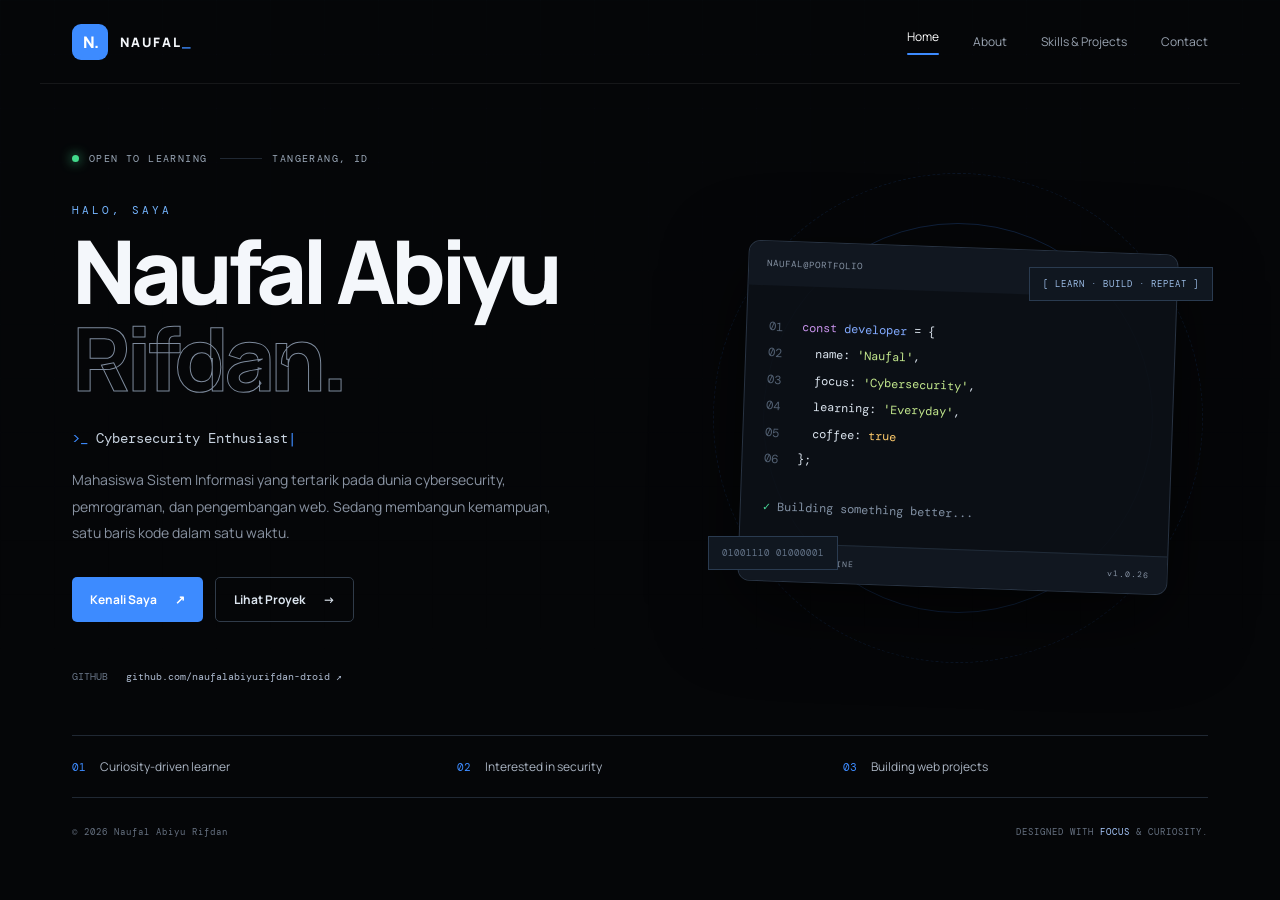
<file: index.html>
<!DOCTYPE html>
<html lang="id">
<head>
  <meta charset="UTF-8">
  <meta name="viewport" content="width=device-width, initial-scale=1.0">
  <meta name="description" content="Portofolio Naufal Abiyu Rifdan - mahasiswa Sistem Informasi dan cybersecurity enthusiast.">
  <title>Home | Naufal Abiyu Rifdan</title>
  <link rel="preconnect" href="https://fonts.googleapis.com">
  <link rel="preconnect" href="https://fonts.gstatic.com" crossorigin>
  <link href="https://fonts.googleapis.com/css2?family=DM+Mono:wght@400;500&family=Manrope:wght@400;500;600;700;800&display=swap" rel="stylesheet">
  <link rel="stylesheet" href="css/style.css">
</head>
<body>
  <div class="background-grid"></div>
  <header class="site-header">
    <a class="brand" href="index.html"><span class="brand-mark">N.</span><span>NAUFAL<span class="brand-dot">_</span></span></a>
    <button class="menu-toggle" aria-label="Buka navigasi" aria-expanded="false"><span></span><span></span></button>
    <nav class="nav">
      <a class="active" href="index.html">Home</a>
      <a href="about.html">About</a>
      <a href="skills-projects.html">Skills & Projects</a>
      <a href="contact.html">Contact</a>
    </nav>
  </header>

  <main class="page-shell">
    <section class="hero">
      <div class="hero-copy reveal">
        <div class="eyebrow"><span class="status-dot"></span> OPEN TO LEARNING <span class="eyebrow-line"></span> TANGERANG, ID</div>
        <p class="hello">HALO, SAYA</p>
        <h1>Naufal Abiyu<br><span class="outline-text">Rifdan.</span></h1>
        <div class="role-line"><span class="prompt-symbol">&gt;_</span> <span id="typing-text">Cybersecurity Enthusiast</span><span class="cursor">|</span></div>
        <p class="hero-description">Mahasiswa Sistem Informasi yang tertarik pada dunia cybersecurity, pemrograman, dan pengembangan web. Sedang membangun kemampuan, satu baris kode dalam satu waktu.</p>
        <div class="hero-actions">
          <a class="button button-primary" href="about.html">Kenali Saya <span>↗</span></a>
          <a class="button button-ghost" href="skills-projects.html">Lihat Proyek <span>→</span></a>
        </div>
        <div class="social-line"><span>GITHUB</span><a href="https://github.com/naufalabiyurifdan-droid/" target="_blank" rel="noopener">github.com/naufalabiyurifdan-droid ↗</a></div>
      </div>

      <div class="hero-visual reveal">
        <div class="orbit orbit-one"></div><div class="orbit orbit-two"></div>
        <div class="visual-card">
          <div class="card-top"><span>NAUFAL@PORTFOLIO</span><span class="window-dots">● ● ●</span></div>
          <div class="code-lines">
            <p><span class="code-muted">01</span> <span class="code-purple">const</span> <span class="code-blue">developer</span> = {</p>
            <p><span class="code-muted">02</span> &nbsp; name: <span class="code-green">'Naufal'</span>,</p>
            <p><span class="code-muted">03</span> &nbsp; focus: <span class="code-green">'Cybersecurity'</span>,</p>
            <p><span class="code-muted">04</span> &nbsp; learning: <span class="code-green">'Everyday'</span>,</p>
            <p><span class="code-muted">05</span> &nbsp; coffee: <span class="code-orange">true</span></p>
            <p><span class="code-muted">06</span> };</p>
            <p class="code-output"><span>✓</span> Building something better...</p>
          </div>
          <div class="card-bottom"><span><i></i> SYSTEM ONLINE</span><span>v1.0.26</span></div>
        </div>
        <div class="floating-tag tag-top">[ LEARN · BUILD · REPEAT ]</div>
        <div class="floating-tag tag-bottom">01001110 01000001</div>
      </div>
    </section>

    <section class="home-strip reveal">
      <div><span class="strip-number">01</span><span>Curiosity-driven learner</span></div>
      <div><span class="strip-number">02</span><span>Interested in security</span></div>
      <div><span class="strip-number">03</span><span>Building web projects</span></div>
    </section>
    <footer class="site-footer"><span>© 2026 Naufal Abiyu Rifdan</span><span>DESIGNED WITH <b>FOCUS</b> & CURIOSITY.</span></footer>
  </main>
</body>
</html>
</file>
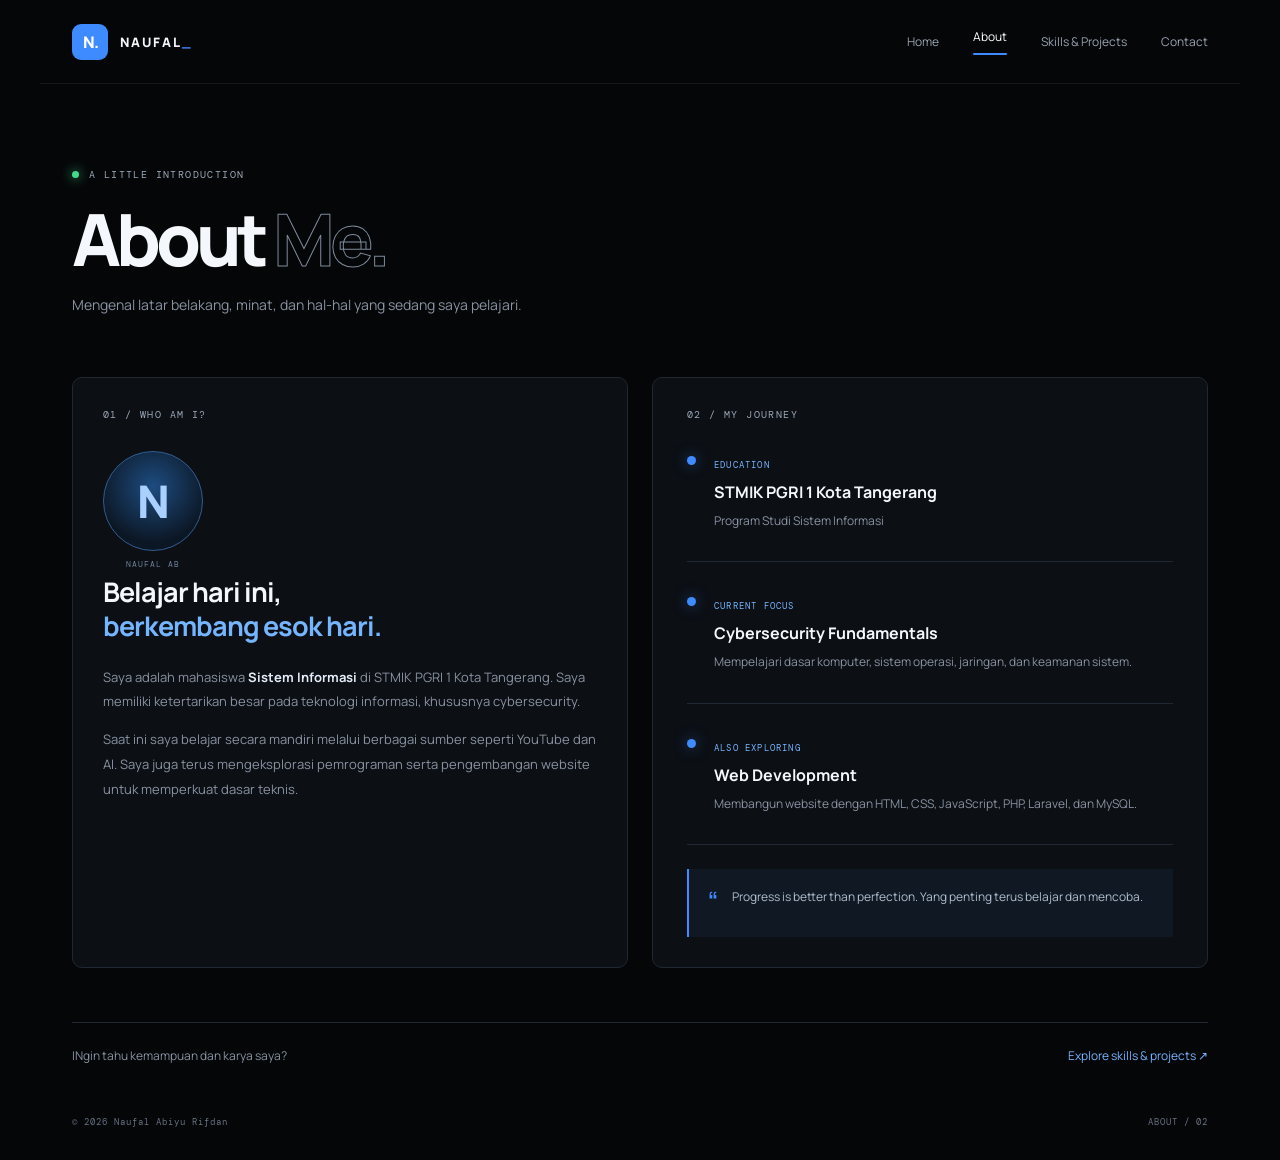
<file: about.html>
<!DOCTYPE html>
<html lang="id">
<head>
  <meta charset="UTF-8"><meta name="viewport" content="width=device-width, initial-scale=1.0">
  <meta name="description" content="Tentang Naufal Abiyu Rifdan.">
  <title>About | Naufal Abiyu Rifdan</title>
  <link rel="preconnect" href="https://fonts.googleapis.com"><link rel="preconnect" href="https://fonts.gstatic.com" crossorigin>
  <link href="https://fonts.googleapis.com/css2?family=DM+Mono:wght@400;500&family=Manrope:wght@400;500;600;700;800&display=swap" rel="stylesheet">
  <link rel="stylesheet" href="css/style.css">
</head>
<body>
  <div class="background-grid"></div>
  <header class="site-header">
    <a class="brand" href="index.html"><span class="brand-mark">N.</span><span>NAUFAL<span class="brand-dot">_</span></span></a>
    <button class="menu-toggle" aria-label="Buka navigasi" aria-expanded="false"><span></span><span></span></button>
    <nav class="nav"><a href="index.html">Home</a><a class="active" href="about.html">About</a><a href="skills-projects.html">Skills & Projects</a><a href="contact.html">Contact</a></nav>
  </header>
  <main class="page-shell inner-page">
    <section class="page-heading reveal"><p class="eyebrow"><span class="status-dot"></span> A LITTLE INTRODUCTION</p><h1>About <span class="outline-text">Me.</span></h1><p class="section-lead">Mengenal latar belakang, minat, dan hal-hal yang sedang saya pelajari.</p></section>
    <section class="about-layout">
      <div class="about-panel reveal">
        <div class="panel-label">01 / WHO AM I?</div>
        <div class="avatar-placeholder"><span>N</span><small>NAUFAL AB</small></div>
        <h2>Belajar hari ini,<br><span class="blue-text">berkembang esok hari.</span></h2>
        <p>Saya adalah mahasiswa <strong>Sistem Informasi</strong> di STMIK PGRI 1 Kota Tangerang. Saya memiliki ketertarikan besar pada teknologi informasi, khususnya cybersecurity.</p>
        <p>Saat ini saya belajar secara mandiri melalui berbagai sumber seperti YouTube dan AI. Saya juga terus mengeksplorasi pemrograman serta pengembangan website untuk memperkuat dasar teknis.</p>
      </div>
      <div class="timeline-panel reveal">
        <div class="panel-label">02 / MY JOURNEY</div>
        <div class="timeline-item"><span class="timeline-point"></span><div><small>EDUCATION</small><h3>STMIK PGRI 1 Kota Tangerang</h3><p>Program Studi Sistem Informasi</p></div></div>
        <div class="timeline-item"><span class="timeline-point"></span><div><small>CURRENT FOCUS</small><h3>Cybersecurity Fundamentals</h3><p>Mempelajari dasar komputer, sistem operasi, jaringan, dan keamanan sistem.</p></div></div>
        <div class="timeline-item"><span class="timeline-point"></span><div><small>ALSO EXPLORING</small><h3>Web Development</h3><p>Membangun website dengan HTML, CSS, JavaScript, PHP, Laravel, dan MySQL.</p></div></div>
        <div class="quote-card"><span>“</span><p>Progress is better than perfection. Yang penting terus belajar dan mencoba.</p></div>
      </div>
    </section>
    <div class="page-bottom-link"><span>INgin tahu kemampuan dan karya saya?</span><a href="skills-projects.html">Explore skills & projects ↗</a></div>
    <footer class="site-footer"><span>© 2026 Naufal Abiyu Rifdan</span><span>ABOUT / 02</span></footer>
  </main>
</body>
</html>
</file>
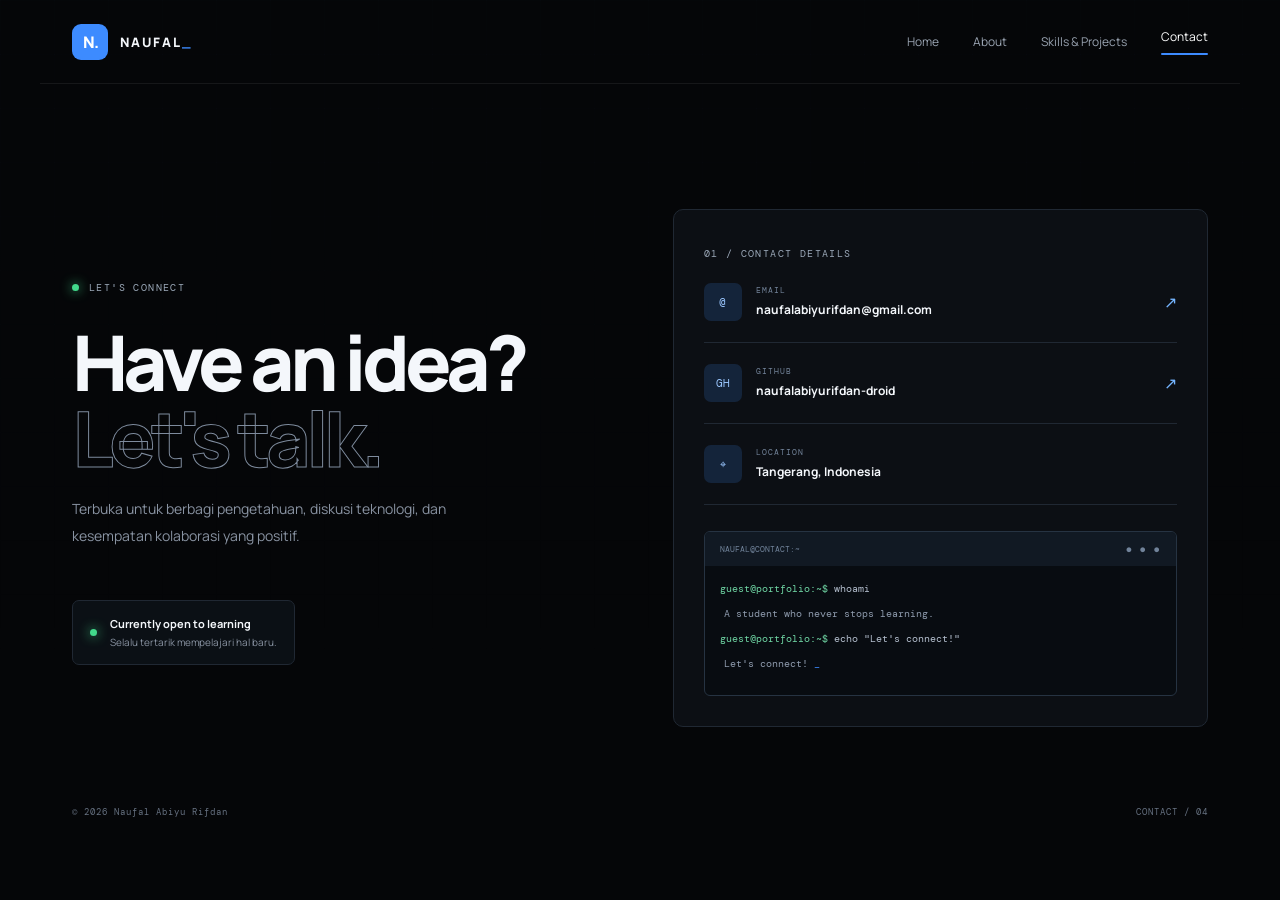
<file: contact.html>
<!DOCTYPE html>
<html lang="id">
<head>
  <meta charset="UTF-8"><meta name="viewport" content="width=device-width, initial-scale=1.0">
  <meta name="description" content="Hubungi Naufal Abiyu Rifdan.">
  <title>Contact | Naufal Abiyu Rifdan</title>
  <link rel="preconnect" href="https://fonts.googleapis.com"><link rel="preconnect" href="https://fonts.gstatic.com" crossorigin>
  <link href="https://fonts.googleapis.com/css2?family=DM+Mono:wght@400;500&family=Manrope:wght@400;500;600;700;800&display=swap" rel="stylesheet">
  <link rel="stylesheet" href="css/style.css">
</head>
<body>
  <div class="background-grid"></div>
  <header class="site-header">
    <a class="brand" href="index.html"><span class="brand-mark">N.</span><span>NAUFAL<span class="brand-dot">_</span></span></a>
    <button class="menu-toggle" aria-label="Buka navigasi" aria-expanded="false"><span></span><span></span></button>
    <nav class="nav"><a href="index.html">Home</a><a href="about.html">About</a><a href="skills-projects.html">Skills & Projects</a><a class="active" href="contact.html">Contact</a></nav>
  </header>
  <main class="page-shell inner-page">
    <section class="contact-layout">
      <div class="contact-copy reveal"><p class="eyebrow"><span class="status-dot"></span> LET'S CONNECT</p><h1>Have an idea?<br><span class="outline-text">Let's talk.</span></h1><p class="section-lead">Terbuka untuk berbagi pengetahuan, diskusi teknologi, dan kesempatan kolaborasi yang positif.</p>
        <div class="contact-status"><span class="status-dot"></span><div><strong>Currently open to learning</strong><small>Selalu tertarik mempelajari hal baru.</small></div></div>
      </div>
      <div class="contact-panel reveal">
        <span class="panel-label">01 / CONTACT DETAILS</span>
        <a class="contact-method" href="mailto:naufalabiyurifdan@gmail.com"><span class="contact-icon">@</span><span><small>EMAIL</small><strong>naufalabiyurifdan@gmail.com</strong></span><b>↗</b></a>
        <a class="contact-method" href="https://github.com/naufalabiyurifdan-droid/" target="_blank" rel="noopener"><span class="contact-icon">GH</span><span><small>GITHUB</small><strong>naufalabiyurifdan-droid</strong></span><b>↗</b></a>
        <div class="contact-method static-method"><span class="contact-icon">⌖</span><span><small>LOCATION</small><strong>Tangerang, Indonesia</strong></span></div>
        <div class="terminal-box">
          <div class="terminal-head"><span>NAUFAL@CONTACT:~</span><span>● ● ●</span></div>
          <p><span class="terminal-green">guest@portfolio:~$</span> whoami</p><p class="terminal-output">A student who never stops learning.</p>
          <p><span class="terminal-green">guest@portfolio:~$</span> echo "Let's connect!"</p><p class="terminal-output">Let's connect! <span class="cursor">_</span></p>
        </div>
      </div>
    </section>
    <footer class="site-footer"><span>© 2026 Naufal Abiyu Rifdan</span><span>CONTACT / 04</span></footer>
  </main>
</body>
</html>
</file>
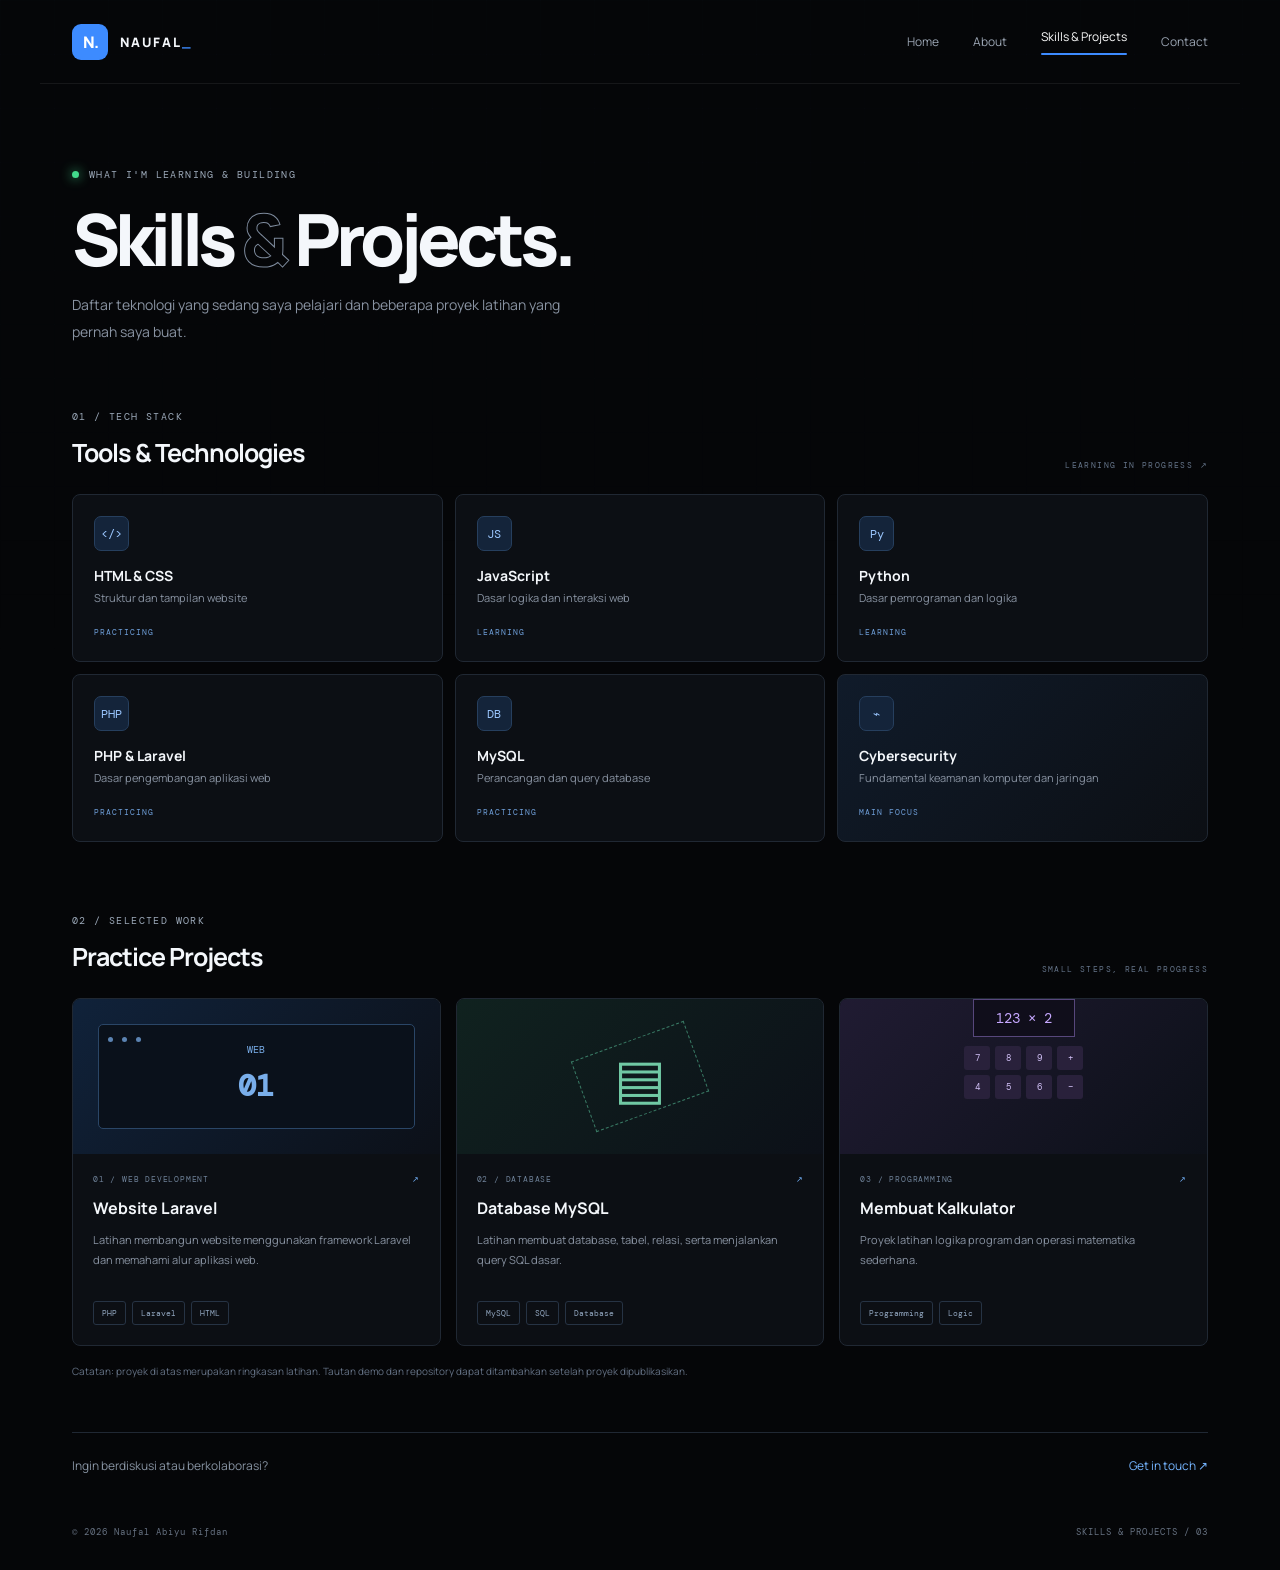
<file: skills-projects.html>
<!DOCTYPE html>
<html lang="id">

<head>
  <meta charset="UTF-8"><meta name="viewport" content="width=device-width, initial-scale=1.0">
  <meta name="description" content="Skills dan proyek Naufal Abiyu Rifdan.">
  <title>Skills & Projects | Naufal Abiyu Rifdan</title>
  <link rel="preconnect" href="https://fonts.googleapis.com"><link rel="preconnect" href="https://fonts.gstatic.com" crossorigin>
  <link href="https://fonts.googleapis.com/css2?family=DM+Mono:wght@400;500&family=Manrope:wght@400;500;600;700;800&display=swap" rel="stylesheet">
  <link rel="stylesheet" href="css/style.css">
</head>
<body>
  <div class="background-grid"></div>
  <header class="site-header">
    <a class="brand" href="index.html"><span class="brand-mark">N.</span><span>NAUFAL<span class="brand-dot">_</span></span></a>
    <button class="menu-toggle" aria-label="Buka navigasi" aria-expanded="false"><span></span><span></span></button>
    <nav class="nav"><a href="index.html">Home</a><a href="about.html">About</a><a class="active" href="skills-projects.html">Skills & Projects</a><a href="contact.html">Contact</a></nav>
  </header>
  <main class="page-shell inner-page">
    <section class="page-heading reveal"><p class="eyebrow"><span class="status-dot"></span> WHAT I'M LEARNING & BUILDING</p><h1>Skills <span class="outline-text">&</span> Projects.</h1><p class="section-lead">Daftar teknologi yang sedang saya pelajari dan beberapa proyek latihan yang pernah saya buat.</p></section>
    <section class="skills-section reveal">
      <div class="section-topline"><div><span class="panel-label">01 / TECH STACK</span><h2>Tools & Technologies</h2></div><span class="small-note">LEARNING IN PROGRESS ↗</span></div>
      <div class="skill-grid">
        <div class="skill-card"><span class="skill-icon">&lt;/&gt;</span><h3>HTML & CSS</h3><p>Struktur dan tampilan website</p><span class="skill-status">PRACTICING</span></div>
        <div class="skill-card"><span class="skill-icon">JS</span><h3>JavaScript</h3><p>Dasar logika dan interaksi web</p><span class="skill-status">LEARNING</span></div>
        <div class="skill-card"><span class="skill-icon">Py</span><h3>Python</h3><p>Dasar pemrograman dan logika</p><span class="skill-status">LEARNING</span></div>
        <div class="skill-card"><span class="skill-icon">PHP</span><h3>PHP & Laravel</h3><p>Dasar pengembangan aplikasi web</p><span class="skill-status">PRACTICING</span></div>
        <div class="skill-card"><span class="skill-icon">DB</span><h3>MySQL</h3><p>Perancangan dan query database</p><span class="skill-status">PRACTICING</span></div>
        <div class="skill-card focus-card"><span class="skill-icon">⌁</span><h3>Cybersecurity</h3><p>Fundamental keamanan komputer dan jaringan</p><span class="skill-status">MAIN FOCUS</span></div>
      </div>
    </section>
    <section class="projects-section reveal">
      <div class="section-topline"><div><span class="panel-label">02 / SELECTED WORK</span><h2>Practice Projects</h2></div><span class="small-note">SMALL STEPS, REAL PROGRESS</span></div>
      <div class="project-grid">
        <article class="project-card"><div class="project-visual visual-web"><span class="mock-browser"><i></i><i></i><i></i></span><span class="mock-window">WEB<br><b>01</b></span></div><div class="project-info"><div class="project-meta"><span>01 / WEB DEVELOPMENT</span><span>↗</span></div><h3>Website Laravel</h3><p>Latihan membangun website menggunakan framework Laravel dan memahami alur aplikasi web.</p><div class="tag-list"><span>PHP</span><span>Laravel</span><span>HTML</span></div></div></article>
        <article class="project-card"><div class="project-visual visual-db"><span class="database-shape">▤</span><span class="db-lines"></span></div><div class="project-info"><div class="project-meta"><span>02 / DATABASE</span><span>↗</span></div><h3>Database MySQL</h3><p>Latihan membuat database, tabel, relasi, serta menjalankan query SQL dasar.</p><div class="tag-list"><span>MySQL</span><span>SQL</span><span>Database</span></div></div></article>
        <article class="project-card"><div class="project-visual visual-calc"><div class="calc-screen">123 × 2</div><div class="calc-keys"><i>7</i><i>8</i><i>9</i><i>+</i><i>4</i><i>5</i><i>6</i><i>−</i></div></div><div class="project-info"><div class="project-meta"><span>03 / PROGRAMMING</span><span>↗</span></div><h3>Membuat Kalkulator</h3><p>Proyek latihan logika program dan operasi matematika sederhana.</p><div class="tag-list"><span>Programming</span><span>Logic</span></div></div></article>
      </div>
      <p class="project-disclaimer">Catatan: proyek di atas merupakan ringkasan latihan. Tautan demo dan repository dapat ditambahkan setelah proyek dipublikasikan.</p>
    </section>
    <div class="page-bottom-link"><span>Ingin berdiskusi atau berkolaborasi?</span><a href="contact.html">Get in touch ↗</a></div>
    <footer class="site-footer"><span>© 2026 Naufal Abiyu Rifdan</span><span>SKILLS & PROJECTS / 03</span></footer>
  </main>
</body>
</html>
</file>
<file: css/style.css>
:root{--bg:#050608;--panel:#0c0f14;--panel2:#10151d;--text:#f4f7fb;--muted:#8993a2;--blue:#3d8bff;--blue2:#75b5ff;--line:#202833;--mono:"DM Mono",monospace;--sans:"Manrope",sans-serif}
*{box-sizing:border-box}html{scroll-behavior:smooth}body{margin:0;background:var(--bg);color:var(--text);font-family:var(--sans);min-height:100vh;overflow-x:hidden}a{color:inherit;text-decoration:none}.background-grid{position:fixed;inset:0;pointer-events:none;opacity:.17;background-image:linear-gradient(rgba(70,100,140,.12) 1px,transparent 1px),linear-gradient(90deg,rgba(70,100,140,.12) 1px,transparent 1px);background-size:54px 54px;mask-image:linear-gradient(to bottom,black,transparent 85%);z-index:-1}
.site-header{height:84px;max-width:1200px;margin:auto;padding:0 32px;display:flex;align-items:center;justify-content:space-between;border-bottom:1px solid rgba(255,255,255,.07);position:relative;z-index:10}.brand{display:flex;align-items:center;gap:12px;font-size:13px;font-weight:800;letter-spacing:2px}.brand-mark{width:36px;height:36px;display:grid;place-items:center;background:var(--blue);color:white;border-radius:9px;font-size:16px;letter-spacing:-1px}.brand-dot{color:var(--blue)}.nav{display:flex;gap:34px;align-items:center}.nav a{font-size:12px;color:#9aa4b2;transition:.2s}.nav a:hover,.nav a.active{color:white}.nav a.active:after{content:"";display:block;height:2px;background:var(--blue);margin-top:8px;border-radius:2px}.menu-toggle{display:none;background:none;border:0;padding:8px}.menu-toggle span{display:block;width:23px;height:2px;background:white;margin:5px}
.page-shell{max-width:1200px;margin:auto;padding:0 32px}.hero{min-height:650px;display:grid;grid-template-columns:1.08fr .92fr;align-items:center;gap:50px;padding:68px 0 52px}.eyebrow,.panel-label,.small-note{font:10px var(--mono);letter-spacing:1.4px;color:#9ba8b8}.eyebrow{display:flex;align-items:center;gap:10px}.status-dot{width:7px;height:7px;border-radius:50%;background:#42d98b;display:inline-block;box-shadow:0 0 12px #42d98b}.eyebrow-line{height:1px;width:42px;background:var(--line);margin-left:3px}.hello{font:11px var(--mono);letter-spacing:3px;color:var(--blue2);margin:38px 0 10px}.hero h1,.page-heading h1,.contact-copy h1{font-size:clamp(54px,7vw,88px);line-height:.99;letter-spacing:-5px;margin:0;font-weight:800}.outline-text{-webkit-text-stroke:1px #7e8b9d;color:transparent}.role-line{font:14px var(--mono);color:#c7d2df;margin-top:28px}.prompt-symbol{color:var(--blue)}.cursor{color:var(--blue);animation:blink 1s steps(2,start) infinite}@keyframes blink{to{visibility:hidden}}.hero-description,.section-lead{max-width:510px;color:var(--muted);font-size:14px;line-height:1.9;margin:20px 0 0}.hero-actions{display:flex;gap:12px;margin-top:30px}.button{padding:13px 18px;border-radius:5px;font-size:12px;font-weight:700;display:inline-flex;align-items:center;gap:18px;transition:.2s}.button-primary{background:var(--blue);color:white}.button-primary:hover{background:#2377ed;transform:translateY(-2px)}.button-ghost{border:1px solid #303b49;color:#dce5ef}.button-ghost:hover{border-color:var(--blue);transform:translateY(-2px)}.social-line{display:flex;gap:18px;align-items:center;margin-top:48px;font:10px var(--mono);color:#687486}.social-line a{color:#aebbd0}.social-line a:hover{color:var(--blue2)}
.hero-visual{min-height:410px;position:relative;display:grid;place-items:center}.visual-card{width:min(100%,430px);background:rgba(12,16,23,.94);border:1px solid #283342;border-radius:12px;box-shadow:0 25px 80px #0009;position:relative;z-index:2;overflow:hidden;transform:rotate(2deg)}.card-top,.card-bottom{height:44px;padding:0 18px;display:flex;align-items:center;justify-content:space-between;font:9px var(--mono);letter-spacing:1px;color:#8794a5;background:#111720}.window-dots{color:#607087;letter-spacing:3px}.code-lines{padding:28px 22px 22px;font:12px/2.2 var(--mono);color:#dce5ef}.code-lines p{margin:0;white-space:nowrap}.code-muted{color:#536173;margin-right:12px}.code-purple{color:#c792ea}.code-blue{color:#82aaff}.code-green{color:#c3e88d}.code-orange{color:#ffcb6b}.code-output{margin-top:22px!important;color:#8291a4}.code-output span{color:#48d597}.card-bottom{height:38px;border-top:1px solid #202b38;font-size:8px}.card-bottom i{display:inline-block;width:6px;height:6px;border-radius:50%;background:#42d98b;margin-right:7px}.orbit{position:absolute;border:1px solid rgba(61,139,255,.22);border-radius:50%;width:390px;height:390px}.orbit-two{width:490px;height:490px;border-style:dashed;opacity:.55}.floating-tag{position:absolute;z-index:3;background:#101720;border:1px solid #2a3b50;padding:10px 13px;font:9px var(--mono);color:#9bbce5;letter-spacing:1px}.tag-top{top:54px;right:-5px}.tag-bottom{bottom:53px;left:0;color:#65758a}.home-strip{border-top:1px solid var(--line);border-bottom:1px solid var(--line);display:grid;grid-template-columns:repeat(3,1fr);padding:22px 0;gap:20px}.home-strip div{display:flex;align-items:center;gap:14px;color:#aab4c2;font-size:12px}.strip-number{font:11px var(--mono);color:var(--blue)}
.site-footer{display:flex;justify-content:space-between;padding:28px 0 32px;color:#667181;font:9px var(--mono);letter-spacing:1px}.site-footer b{color:#a9caff;font-weight:400}
.inner-page{padding-top:74px}.page-heading{margin-bottom:58px}.page-heading h1{font-size:clamp(48px,6vw,72px);margin-top:22px}.page-heading .section-lead{margin-top:18px}
.about-layout{display:grid;grid-template-columns:1fr 1fr;gap:24px}.about-panel,.timeline-panel,.contact-panel{background:var(--panel);border:1px solid var(--line);border-radius:10px;padding:30px}.avatar-placeholder{width:100px;height:100px;margin:30px 0 24px;border-radius:50%;border:1px solid #315d91;background:radial-gradient(circle at 50% 35%,#1d4c80,#0c1725 70%);display:grid;place-items:center;position:relative}.avatar-placeholder span{font-size:45px;font-weight:800;color:#a9d0ff}.avatar-placeholder small{position:absolute;bottom:-19px;font:8px var(--mono);letter-spacing:1px;color:#6d819b}.about-panel h2{font-size:27px;line-height:1.25;letter-spacing:-1px}.blue-text{color:var(--blue2)}.about-panel p{color:var(--muted);font-size:13px;line-height:1.9}.about-panel strong{color:#e5edf8}.timeline-panel{padding:30px 34px}.timeline-item{display:flex;gap:18px;padding:30px 0;border-bottom:1px solid var(--line);position:relative}.timeline-point{width:9px;height:9px;border-radius:50%;background:var(--blue);margin-top:5px;box-shadow:0 0 14px #3d8bff80;flex-shrink:0}.timeline-item small{font:9px var(--mono);letter-spacing:1.2px;color:var(--blue2)}.timeline-item h3{font-size:16px;margin:8px 0}.timeline-item p{font-size:12px;line-height:1.7;color:var(--muted);margin:0}.quote-card{margin-top:24px;padding:18px;background:#101923;border-left:2px solid var(--blue);display:flex;gap:13px}.quote-card span{font-size:32px;color:var(--blue);line-height:1}.quote-card p{font-size:12px;color:#aebdce;line-height:1.7;margin:0}.page-bottom-link{border-top:1px solid var(--line);margin-top:54px;padding:24px 0;display:flex;justify-content:space-between;color:#8793a2;font-size:12px}.page-bottom-link a{color:var(--blue2)}
.section-topline{display:flex;justify-content:space-between;align-items:end;margin-bottom:24px}.section-topline h2{font-size:25px;letter-spacing:-1px;margin:10px 0 0}.small-note{font-size:8px;color:#65758a}.skill-grid{display:grid;grid-template-columns:repeat(3,1fr);gap:12px}.skill-card{min-height:160px;padding:21px;background:var(--panel);border:1px solid var(--line);border-radius:8px;transition:.2s}.skill-card:hover,.project-card:hover{border-color:#355c8b;transform:translateY(-3px)}.skill-icon{width:35px;height:35px;display:grid;place-items:center;background:#14243a;border:1px solid #263f5e;border-radius:7px;color:#9bc7ff;font:12px var(--mono)}.skill-card h3{font-size:14px;margin:15px 0 5px}.skill-card p{font-size:11px;color:var(--muted);margin:0 0 13px}.skill-status{font:8px var(--mono);letter-spacing:1px;color:#6e9ed8}.focus-card{background:linear-gradient(135deg,#101b2a,#0c0f14)}.projects-section{margin-top:65px}.project-grid{display:grid;grid-template-columns:repeat(3,1fr);gap:15px}.project-card{border:1px solid var(--line);background:var(--panel);border-radius:8px;overflow:hidden;transition:.2s}.project-visual{height:155px;background:#0d1724;display:grid;place-items:center;position:relative;overflow:hidden}.visual-web{background:linear-gradient(135deg,#10223a,#0c1018)}.mock-browser{position:absolute;top:25px;left:25px;right:25px;height:105px;border:1px solid #2a4667;border-radius:5px;background:#0a111b}.mock-browser i{display:inline-block;width:5px;height:5px;border-radius:50%;background:#5b83b2;margin:9px 0 0 9px}.mock-window{position:relative;color:#79aeea;font:10px var(--mono);text-align:center;line-height:1.8}.mock-window b{font-size:30px}.visual-db{background:linear-gradient(135deg,#10221f,#0c1018)}.database-shape{font-size:55px;color:#70c9a4;z-index:1}.db-lines{position:absolute;width:120px;height:75px;border:1px dashed #397b65;transform:rotate(-20deg)}.visual-calc{background:linear-gradient(135deg,#201b32,#0c1018);display:flex;flex-direction:column;gap:9px}.calc-screen{padding:9px 22px;border:1px solid #57477c;background:#100e1b;color:#c6a8ff;font:14px var(--mono)}.calc-keys{display:grid;grid-template-columns:repeat(4,26px);gap:5px}.calc-keys i{font:9px var(--mono);font-style:normal;text-align:center;padding:6px;background:#29213b;color:#d2c1f7;border-radius:3px}.project-info{padding:20px}.project-meta{display:flex;justify-content:space-between;color:#6f8299;font:8px var(--mono);letter-spacing:.8px}.project-meta span:last-child{color:var(--blue2)}.project-info h3{font-size:16px;margin:13px 0 7px}.project-info p{font-size:11px;line-height:1.8;color:var(--muted);min-height:60px}.tag-list{display:flex;gap:6px;flex-wrap:wrap}.tag-list span{font:8px var(--mono);padding:6px 8px;border:1px solid #263344;border-radius:3px;color:#91a6bf}.project-disclaimer{font-size:10px;color:#647184;margin-top:18px}
.contact-layout{min-height:620px;display:grid;grid-template-columns:1fr 1fr;gap:65px;align-items:center}.contact-copy h1{font-size:clamp(52px,6vw,78px);margin-top:30px}.contact-copy .section-lead{max-width:420px}.contact-status{display:flex;gap:13px;align-items:center;margin-top:50px;padding:15px 17px;border:1px solid var(--line);background:#0b1015;border-radius:7px;width:max-content}.contact-status strong,.contact-status small{display:block}.contact-status strong{font-size:11px}.contact-status small{font-size:10px;color:var(--muted);margin-top:4px}.contact-panel{padding:30px}.contact-method{display:flex;align-items:center;gap:14px;padding:21px 0;border-bottom:1px solid var(--line)}.contact-icon{width:38px;height:38px;border-radius:7px;display:grid;place-items:center;background:#14243a;color:#9bc7ff;font:11px var(--mono);flex-shrink:0}.contact-method span:nth-child(2){flex:1;min-width:0}.contact-method small,.contact-method strong{display:block}.contact-method small{font:8px var(--mono);letter-spacing:1px;color:#73849a;margin-bottom:6px}.contact-method strong{font-size:12px;overflow-wrap:anywhere}.contact-method>b{color:var(--blue2);font-weight:400}.contact-method:hover strong{color:var(--blue2)}.static-method{cursor:default}.terminal-box{margin-top:26px;border:1px solid #263342;background:#080c11;border-radius:6px;overflow:hidden;padding:0 15px 15px;font:10px/1.8 var(--mono);color:#b5c0cf}.terminal-head{margin:0 -15px 14px;padding:10px 15px;background:#111923;display:flex;justify-content:space-between;color:#71839a;font-size:8px}.terminal-head span:last-child{letter-spacing:2px}.terminal-box p{margin:7px 0}.terminal-green{color:#70d7a5}.terminal-output{color:#8f9cae;padding-left:4px}
.reveal{opacity:0;transform:translateY(18px);animation:rise .7s ease forwards}@keyframes rise{to{opacity:1;transform:translateY(0)}}.hero-visual.reveal{animation-delay:.15s}.home-strip.reveal{animation-delay:.2s}
@media(max-width:800px){.site-header{height:72px;padding:0 22px}.menu-toggle{display:block;cursor:pointer}.nav{display:none;position:absolute;top:71px;left:0;right:0;background:#0b0f15;padding:20px 24px 24px;border-bottom:1px solid var(--line);flex-direction:column;align-items:flex-start;gap:20px}.nav.open{display:flex}.nav a.active:after{margin-top:4px}.page-shell{padding:0 22px}.hero{grid-template-columns:1fr;gap:15px;padding-top:65px}.hero-visual{min-height:370px;margin-top:10px}.hero h1{font-size:68px}.about-layout,.contact-layout{grid-template-columns:1fr}.contact-layout{gap:35px;padding:45px 0}.skill-grid{grid-template-columns:repeat(2,1fr)}.project-grid{grid-template-columns:1fr 1fr}.page-heading{margin-bottom:38px}.inner-page{padding-top:55px}}
@media(max-width:540px){.hero h1{font-size:57px;letter-spacing:-3px}.hero{min-height:auto;padding-bottom:35px}.hero-visual{min-height:310px}.visual-card{transform:none}.orbit{width:280px;height:280px}.orbit-two{width:340px;height:340px}.floating-tag{font-size:7px}.tag-top{right:0;top:28px}.tag-bottom{bottom:20px}.home-strip{grid-template-columns:1fr;gap:13px}.site-footer{gap:15px;flex-direction:column;font-size:8px}.hero-actions{flex-wrap:wrap}.social-line{flex-wrap:wrap;margin-top:32px}.page-heading h1{letter-spacing:-3px}.about-panel,.timeline-panel,.contact-panel{padding:22px}.skill-grid,.project-grid{grid-template-columns:1fr}.skill-card{min-height:140px}.section-topline{align-items:start;gap:10px;flex-direction:column}.small-note{margin-top:4px}.page-bottom-link{gap:15px;flex-direction:column}.contact-copy h1{font-size:55px;letter-spacing:-3px}.contact-status{width:100%}.project-info p{min-height:0}}
</file>
